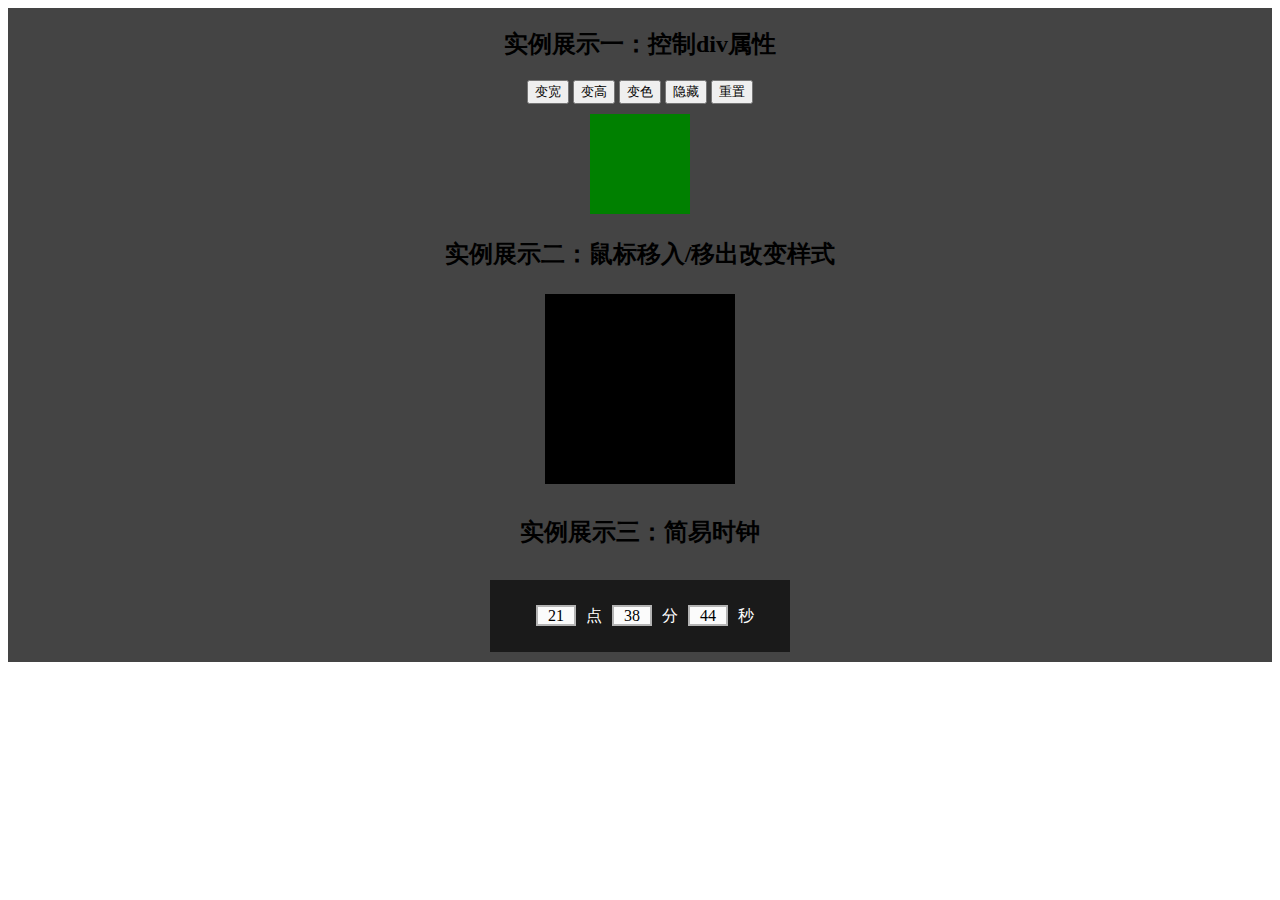
<file: sample.html>
<!doctype html>
<html>
<head>
    <meta charset="utf-8">
    <title>实例展示</title>
    <link rel="stylesheet" href="css/sample-main.css">
</head>
<body>
	<sample id="sp">
        <h2 id="juzhong">实例展示一：控制div属性</h1>
            <div id="outer">
               <input type="button" value="变宽" />
               <input type="button" value="变高" />
               <input type="button" value="变色" />
               <input type="button" value="隐藏" />
               <input type="button" value="重置" />
               <div id="div1"></div>
            </div>
        <h3 id="juzhong">实例展示二：鼠标移入/移出改变样式</h2>
               <div id="div2">鼠标移入改变样式，鼠标移出恢复。</div>
        <h4 id="juzhong">实例展示三：简易时钟</h3>
               <div id="clock">
                    <span class="kuang"></span>点<span class="kuang"></span>分<span class="kuang"></span>秒
               </div>
        <script>
            var changeStyle = function (elem, attr, value)
            {
                elem.style[attr] = value
            };
            window.onload = function ()
            {
                //实例一
                var oBtn1 = document.getElementsByTagName("input");
                var oDiv1 = document.getElementById("div1");
                var oAtt1 = ["width","height","background","display","display"];
                var oVal1 = ["200px","200px","red","none","block"];

                for (var i = 0; i < oBtn1.length; i++)
                {
                    oBtn1[i].index = i;
                    oBtn1[i].onclick = function ()
                    {
                        this.index == oBtn1.length - 1 && (oDiv1.style.cssText = "");
                        changeStyle(oDiv1, oAtt1[this.index], oVal1[this.index])
                    }   
                }
                //实例二
                var oDiv2 = document.getElementById("div2");
                oDiv2.onmouseover = function ()
                {
                    oDiv2.className = "hover"
                };
                oDiv2.onmouseout = function ()
                {
                    oDiv2.className = "" 
                }
                //实例三
                var oClock = document.getElementById("clock");  
                var aSpan = oClock.getElementsByTagName("span");
                    
                setInterval(getTimes, 1000);
                getTimes();
                function getTimes ()
                {
                    var oDate3 = new Date();
                    var aDate3 = [oDate3.getHours(), oDate3.getMinutes(), oDate3.getSeconds()];
                    for (var i in aDate3) aSpan[i].innerHTML = format(aDate3[i])
                }
                function format(a)
                {
                    return a.toString().replace(/^(\d)$/, "0$1")    
                }
            };
        </script>
  </sample>	
</body>
</html>
</file>
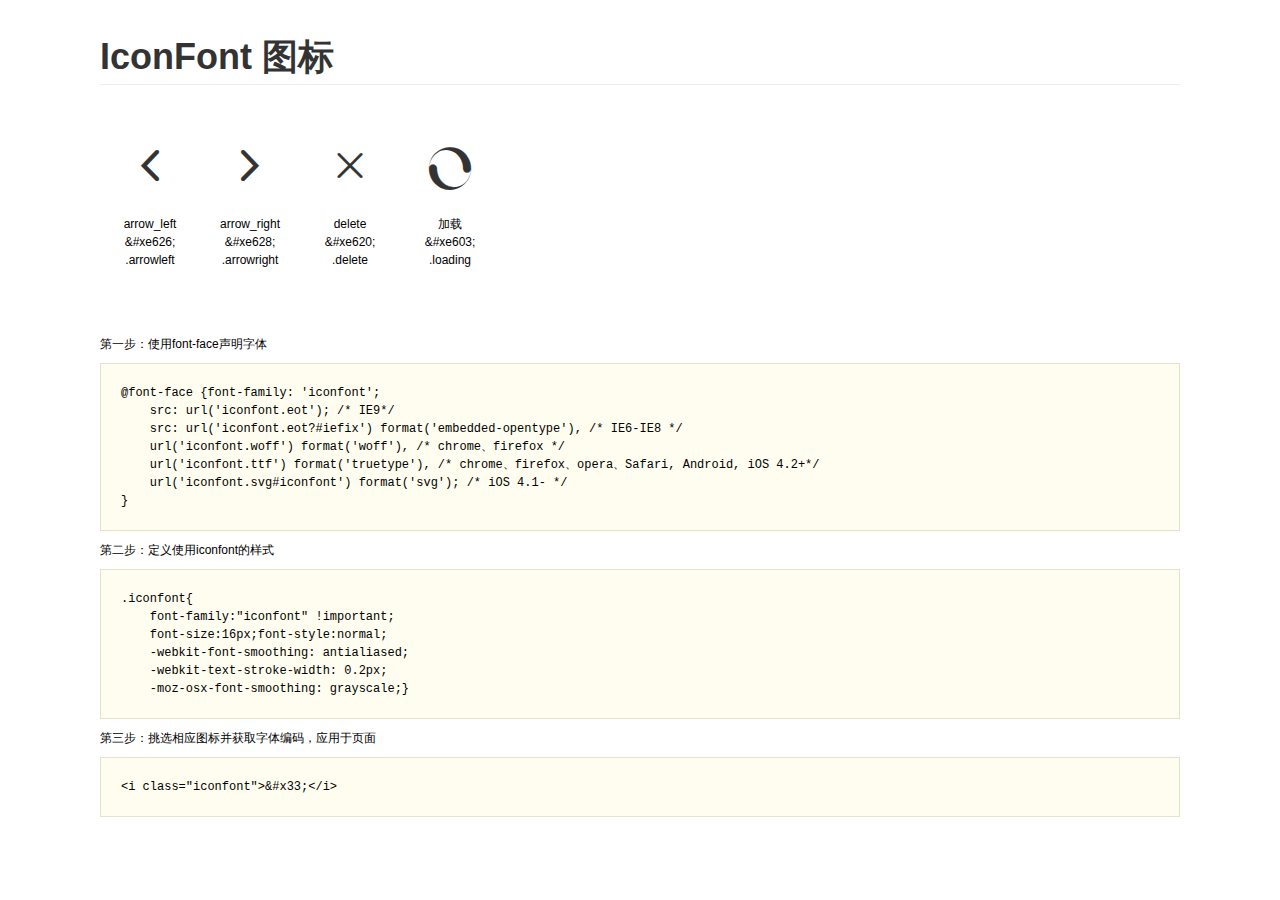
<file: img/icon/demo.html>
<!DOCTYPE html>
<html>
<head>
    <meta charset="utf-8"/>
    <title>IconFont</title>
    <link rel="stylesheet" href="demo.css">
    <link rel="stylesheet" href="iconfont.css">
</head>
<body>
    <div class="main">
        <h1>IconFont 图标</h1>
        <ul class="icon_lists clear">
            
                <li>
                <i class="icon iconfont">&#xe626;</i>
                    <div class="name">arrow_left</div>
                    <div class="code">&amp;#xe626;</div>
                    <div class="fontclass">.arrowleft</div>
                </li>
            
                <li>
                <i class="icon iconfont">&#xe628;</i>
                    <div class="name">arrow_right</div>
                    <div class="code">&amp;#xe628;</div>
                    <div class="fontclass">.arrowright</div>
                </li>
            
                <li>
                <i class="icon iconfont">&#xe620;</i>
                    <div class="name">delete</div>
                    <div class="code">&amp;#xe620;</div>
                    <div class="fontclass">.delete</div>
                </li>
            
                <li>
                <i class="icon iconfont">&#xe603;</i>
                    <div class="name">加载</div>
                    <div class="code">&amp;#xe603;</div>
                    <div class="fontclass">.loading</div>
                </li>
            
        </ul>


        <div class="helps">
            第一步：使用font-face声明字体
            <pre>
@font-face {font-family: 'iconfont';
    src: url('iconfont.eot'); /* IE9*/
    src: url('iconfont.eot?#iefix') format('embedded-opentype'), /* IE6-IE8 */
    url('iconfont.woff') format('woff'), /* chrome、firefox */
    url('iconfont.ttf') format('truetype'), /* chrome、firefox、opera、Safari, Android, iOS 4.2+*/
    url('iconfont.svg#iconfont') format('svg'); /* iOS 4.1- */
}
</pre>
第二步：定义使用iconfont的样式
            <pre>
.iconfont{
    font-family:"iconfont" !important;
    font-size:16px;font-style:normal;
    -webkit-font-smoothing: antialiased;
    -webkit-text-stroke-width: 0.2px;
    -moz-osx-font-smoothing: grayscale;}
</pre>
第三步：挑选相应图标并获取字体编码，应用于页面
<pre>
&lt;i class="iconfont"&gt;&amp;#x33;&lt;/i&gt;
</pre>
        </div>

    </div>
</body>
</html>
</file>
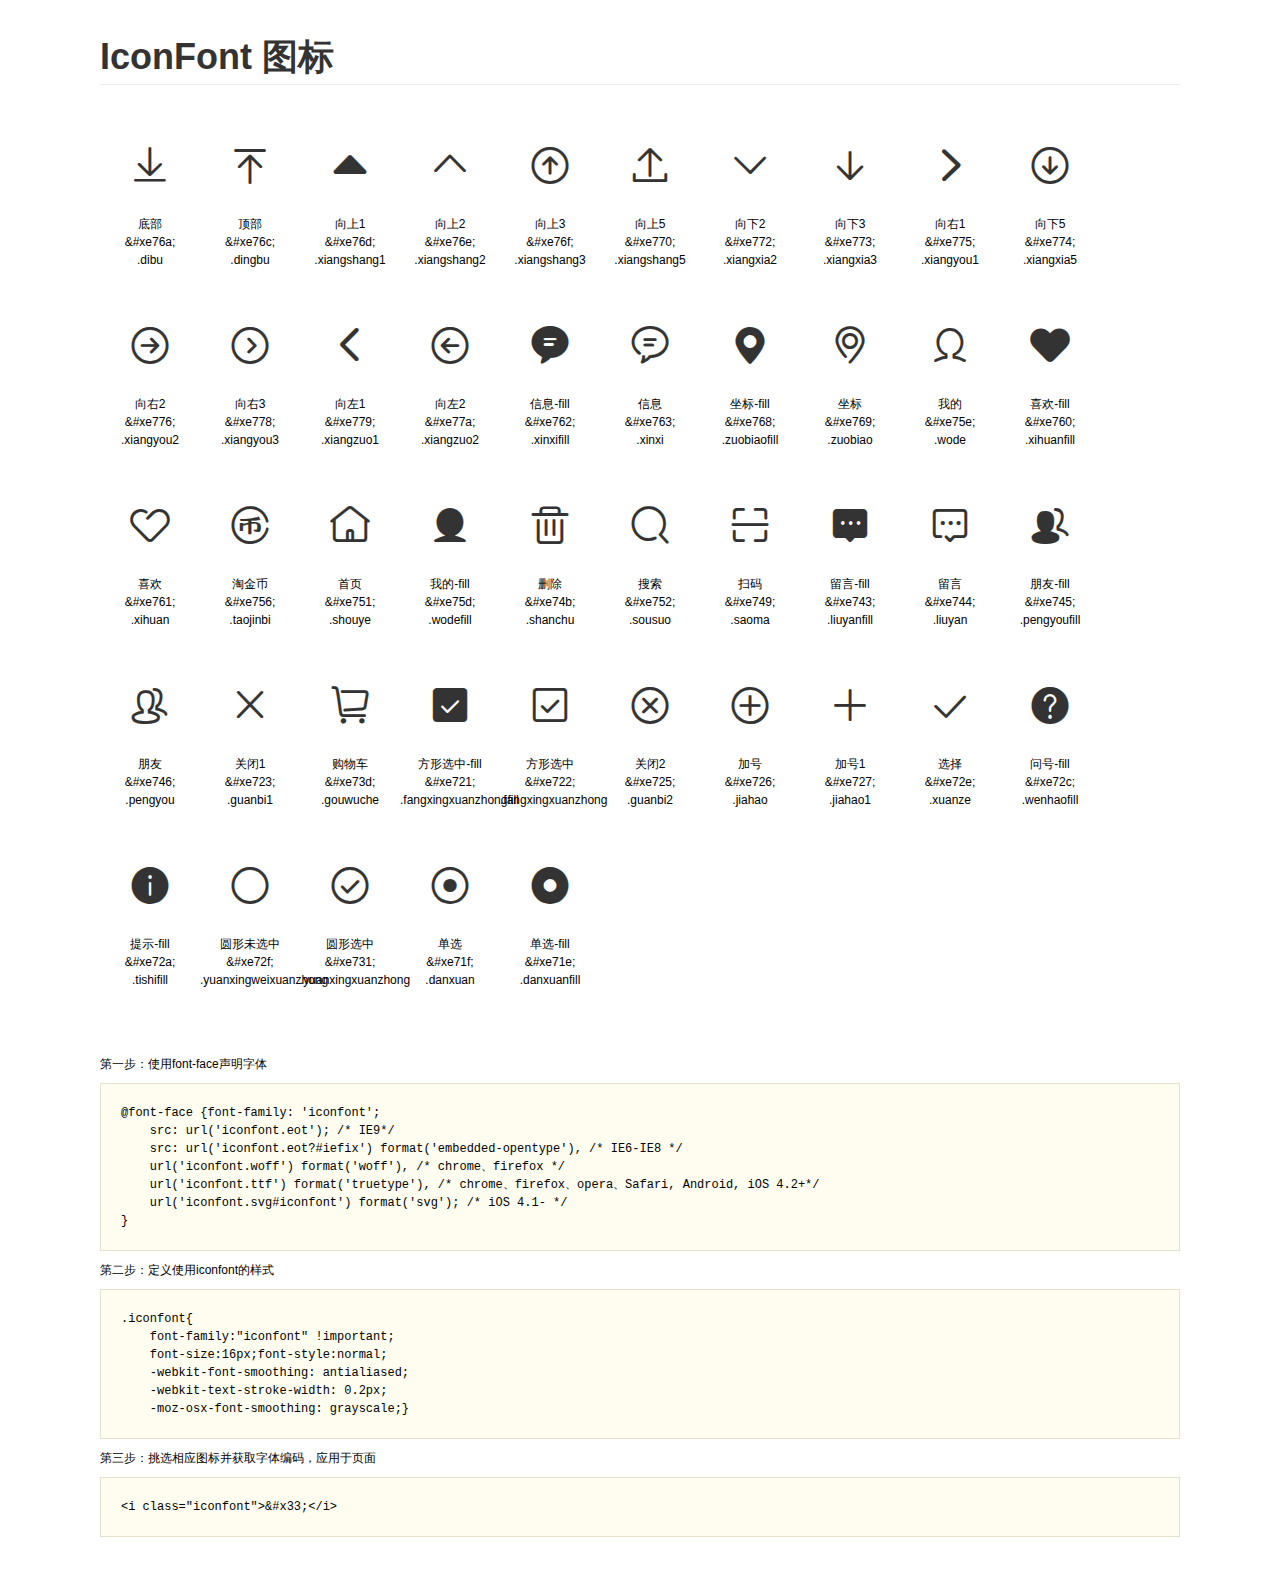
<file: img/iconfont/demo.html>
<!DOCTYPE html>
<html>
<head>
    <meta charset="utf-8"/>
    <title>IconFont</title>
    <link rel="stylesheet" href="demo.css">
    <link rel="stylesheet" href="iconfont.css">
</head>
<body>
    <div class="main">
        <h1>IconFont 图标</h1>
        <ul class="icon_lists clear">
            
                <li>
                <i class="icon iconfont">&#xe76a;</i>
                    <div class="name">底部</div>
                    <div class="code">&amp;#xe76a;</div>
                    <div class="fontclass">.dibu</div>
                </li>
            
                <li>
                <i class="icon iconfont">&#xe76c;</i>
                    <div class="name">顶部</div>
                    <div class="code">&amp;#xe76c;</div>
                    <div class="fontclass">.dingbu</div>
                </li>
            
                <li>
                <i class="icon iconfont">&#xe76d;</i>
                    <div class="name">向上1</div>
                    <div class="code">&amp;#xe76d;</div>
                    <div class="fontclass">.xiangshang1</div>
                </li>
            
                <li>
                <i class="icon iconfont">&#xe76e;</i>
                    <div class="name">向上2</div>
                    <div class="code">&amp;#xe76e;</div>
                    <div class="fontclass">.xiangshang2</div>
                </li>
            
                <li>
                <i class="icon iconfont">&#xe76f;</i>
                    <div class="name">向上3</div>
                    <div class="code">&amp;#xe76f;</div>
                    <div class="fontclass">.xiangshang3</div>
                </li>
            
                <li>
                <i class="icon iconfont">&#xe770;</i>
                    <div class="name">向上5</div>
                    <div class="code">&amp;#xe770;</div>
                    <div class="fontclass">.xiangshang5</div>
                </li>
            
                <li>
                <i class="icon iconfont">&#xe772;</i>
                    <div class="name">向下2</div>
                    <div class="code">&amp;#xe772;</div>
                    <div class="fontclass">.xiangxia2</div>
                </li>
            
                <li>
                <i class="icon iconfont">&#xe773;</i>
                    <div class="name">向下3</div>
                    <div class="code">&amp;#xe773;</div>
                    <div class="fontclass">.xiangxia3</div>
                </li>
            
                <li>
                <i class="icon iconfont">&#xe775;</i>
                    <div class="name">向右1</div>
                    <div class="code">&amp;#xe775;</div>
                    <div class="fontclass">.xiangyou1</div>
                </li>
            
                <li>
                <i class="icon iconfont">&#xe774;</i>
                    <div class="name">向下5</div>
                    <div class="code">&amp;#xe774;</div>
                    <div class="fontclass">.xiangxia5</div>
                </li>
            
                <li>
                <i class="icon iconfont">&#xe776;</i>
                    <div class="name">向右2</div>
                    <div class="code">&amp;#xe776;</div>
                    <div class="fontclass">.xiangyou2</div>
                </li>
            
                <li>
                <i class="icon iconfont">&#xe778;</i>
                    <div class="name">向右3</div>
                    <div class="code">&amp;#xe778;</div>
                    <div class="fontclass">.xiangyou3</div>
                </li>
            
                <li>
                <i class="icon iconfont">&#xe779;</i>
                    <div class="name">向左1</div>
                    <div class="code">&amp;#xe779;</div>
                    <div class="fontclass">.xiangzuo1</div>
                </li>
            
                <li>
                <i class="icon iconfont">&#xe77a;</i>
                    <div class="name">向左2</div>
                    <div class="code">&amp;#xe77a;</div>
                    <div class="fontclass">.xiangzuo2</div>
                </li>
            
                <li>
                <i class="icon iconfont">&#xe762;</i>
                    <div class="name">信息-fill</div>
                    <div class="code">&amp;#xe762;</div>
                    <div class="fontclass">.xinxifill</div>
                </li>
            
                <li>
                <i class="icon iconfont">&#xe763;</i>
                    <div class="name">信息</div>
                    <div class="code">&amp;#xe763;</div>
                    <div class="fontclass">.xinxi</div>
                </li>
            
                <li>
                <i class="icon iconfont">&#xe768;</i>
                    <div class="name">坐标-fill</div>
                    <div class="code">&amp;#xe768;</div>
                    <div class="fontclass">.zuobiaofill</div>
                </li>
            
                <li>
                <i class="icon iconfont">&#xe769;</i>
                    <div class="name">坐标</div>
                    <div class="code">&amp;#xe769;</div>
                    <div class="fontclass">.zuobiao</div>
                </li>
            
                <li>
                <i class="icon iconfont">&#xe75e;</i>
                    <div class="name">我的</div>
                    <div class="code">&amp;#xe75e;</div>
                    <div class="fontclass">.wode</div>
                </li>
            
                <li>
                <i class="icon iconfont">&#xe760;</i>
                    <div class="name">喜欢-fill</div>
                    <div class="code">&amp;#xe760;</div>
                    <div class="fontclass">.xihuanfill</div>
                </li>
            
                <li>
                <i class="icon iconfont">&#xe761;</i>
                    <div class="name">喜欢</div>
                    <div class="code">&amp;#xe761;</div>
                    <div class="fontclass">.xihuan</div>
                </li>
            
                <li>
                <i class="icon iconfont">&#xe756;</i>
                    <div class="name">淘金币</div>
                    <div class="code">&amp;#xe756;</div>
                    <div class="fontclass">.taojinbi</div>
                </li>
            
                <li>
                <i class="icon iconfont">&#xe751;</i>
                    <div class="name">首页</div>
                    <div class="code">&amp;#xe751;</div>
                    <div class="fontclass">.shouye</div>
                </li>
            
                <li>
                <i class="icon iconfont">&#xe75d;</i>
                    <div class="name">我的-fill</div>
                    <div class="code">&amp;#xe75d;</div>
                    <div class="fontclass">.wodefill</div>
                </li>
            
                <li>
                <i class="icon iconfont">&#xe74b;</i>
                    <div class="name">删除</div>
                    <div class="code">&amp;#xe74b;</div>
                    <div class="fontclass">.shanchu</div>
                </li>
            
                <li>
                <i class="icon iconfont">&#xe752;</i>
                    <div class="name">搜索</div>
                    <div class="code">&amp;#xe752;</div>
                    <div class="fontclass">.sousuo</div>
                </li>
            
                <li>
                <i class="icon iconfont">&#xe749;</i>
                    <div class="name">扫码</div>
                    <div class="code">&amp;#xe749;</div>
                    <div class="fontclass">.saoma</div>
                </li>
            
                <li>
                <i class="icon iconfont">&#xe743;</i>
                    <div class="name">留言-fill</div>
                    <div class="code">&amp;#xe743;</div>
                    <div class="fontclass">.liuyanfill</div>
                </li>
            
                <li>
                <i class="icon iconfont">&#xe744;</i>
                    <div class="name">留言</div>
                    <div class="code">&amp;#xe744;</div>
                    <div class="fontclass">.liuyan</div>
                </li>
            
                <li>
                <i class="icon iconfont">&#xe745;</i>
                    <div class="name">朋友-fill</div>
                    <div class="code">&amp;#xe745;</div>
                    <div class="fontclass">.pengyoufill</div>
                </li>
            
                <li>
                <i class="icon iconfont">&#xe746;</i>
                    <div class="name">朋友</div>
                    <div class="code">&amp;#xe746;</div>
                    <div class="fontclass">.pengyou</div>
                </li>
            
                <li>
                <i class="icon iconfont">&#xe723;</i>
                    <div class="name">关闭1</div>
                    <div class="code">&amp;#xe723;</div>
                    <div class="fontclass">.guanbi1</div>
                </li>
            
                <li>
                <i class="icon iconfont">&#xe73d;</i>
                    <div class="name">购物车</div>
                    <div class="code">&amp;#xe73d;</div>
                    <div class="fontclass">.gouwuche</div>
                </li>
            
                <li>
                <i class="icon iconfont">&#xe721;</i>
                    <div class="name">方形选中-fill</div>
                    <div class="code">&amp;#xe721;</div>
                    <div class="fontclass">.fangxingxuanzhongfill</div>
                </li>
            
                <li>
                <i class="icon iconfont">&#xe722;</i>
                    <div class="name">方形选中</div>
                    <div class="code">&amp;#xe722;</div>
                    <div class="fontclass">.fangxingxuanzhong</div>
                </li>
            
                <li>
                <i class="icon iconfont">&#xe725;</i>
                    <div class="name">关闭2</div>
                    <div class="code">&amp;#xe725;</div>
                    <div class="fontclass">.guanbi2</div>
                </li>
            
                <li>
                <i class="icon iconfont">&#xe726;</i>
                    <div class="name">加号</div>
                    <div class="code">&amp;#xe726;</div>
                    <div class="fontclass">.jiahao</div>
                </li>
            
                <li>
                <i class="icon iconfont">&#xe727;</i>
                    <div class="name">加号1</div>
                    <div class="code">&amp;#xe727;</div>
                    <div class="fontclass">.jiahao1</div>
                </li>
            
                <li>
                <i class="icon iconfont">&#xe72e;</i>
                    <div class="name">选择</div>
                    <div class="code">&amp;#xe72e;</div>
                    <div class="fontclass">.xuanze</div>
                </li>
            
                <li>
                <i class="icon iconfont">&#xe72c;</i>
                    <div class="name">问号-fill</div>
                    <div class="code">&amp;#xe72c;</div>
                    <div class="fontclass">.wenhaofill</div>
                </li>
            
                <li>
                <i class="icon iconfont">&#xe72a;</i>
                    <div class="name">提示-fill</div>
                    <div class="code">&amp;#xe72a;</div>
                    <div class="fontclass">.tishifill</div>
                </li>
            
                <li>
                <i class="icon iconfont">&#xe72f;</i>
                    <div class="name">圆形未选中</div>
                    <div class="code">&amp;#xe72f;</div>
                    <div class="fontclass">.yuanxingweixuanzhong</div>
                </li>
            
                <li>
                <i class="icon iconfont">&#xe731;</i>
                    <div class="name">圆形选中</div>
                    <div class="code">&amp;#xe731;</div>
                    <div class="fontclass">.yuanxingxuanzhong</div>
                </li>
            
                <li>
                <i class="icon iconfont">&#xe71f;</i>
                    <div class="name">单选</div>
                    <div class="code">&amp;#xe71f;</div>
                    <div class="fontclass">.danxuan</div>
                </li>
            
                <li>
                <i class="icon iconfont">&#xe71e;</i>
                    <div class="name">单选-fill</div>
                    <div class="code">&amp;#xe71e;</div>
                    <div class="fontclass">.danxuanfill</div>
                </li>
            
        </ul>


        <div class="helps">
            第一步：使用font-face声明字体
            <pre>
@font-face {font-family: 'iconfont';
    src: url('iconfont.eot'); /* IE9*/
    src: url('iconfont.eot?#iefix') format('embedded-opentype'), /* IE6-IE8 */
    url('iconfont.woff') format('woff'), /* chrome、firefox */
    url('iconfont.ttf') format('truetype'), /* chrome、firefox、opera、Safari, Android, iOS 4.2+*/
    url('iconfont.svg#iconfont') format('svg'); /* iOS 4.1- */
}
</pre>
第二步：定义使用iconfont的样式
            <pre>
.iconfont{
    font-family:"iconfont" !important;
    font-size:16px;font-style:normal;
    -webkit-font-smoothing: antialiased;
    -webkit-text-stroke-width: 0.2px;
    -moz-osx-font-smoothing: grayscale;}
</pre>
第三步：挑选相应图标并获取字体编码，应用于页面
<pre>
&lt;i class="iconfont"&gt;&amp;#x33;&lt;/i&gt;
</pre>
        </div>

    </div>
</body>
</html>
</file>
<file: css/sample-main.css>
@charset "utf-8";
#sp{
    background-color:#444;
    height: auto;
    width: 100%;
    float: left;

}
#outer{
    margin: 0 auto 10px auto;
    width: 1000px;
    text-align:center;
}
#div1{
    width: 100px;
    height: 100px;
    background-color: green;
    margin: 10px auto;
}
#juzhong{
    font-size: 24px;
    text-align: center;
}
#div2{
    width:150px;
    height:150px;
    margin:10px auto;
    padding:10px;
    background:black;
    border:10px solid #000;
    cursor:crosshair;
}
#div2.hover{
    color:red;
    background:#f0f0f0;
    border:10px solid red;
}
#clock{
    width:300px;
    text-align:center;
    background:#1a1a1a;
    margin:10px auto;
    padding:20px 0;
    color:#fff;
    font:16px/1.5 white;
}
.kuang{
    color:#000;
    width:50px;
    line-height:2;
    background:#fbfbfb;
    border:2px solid #b4b4b4;
    margin:0 10px;
    padding:0 10px;
}
</file>
<file: img/icon/iconfont.css>
@font-face {font-family: "iconfont";
  src: url('iconfont.eot?t=1459519644'); /* IE9*/
  src: url('iconfont.eot?t=1459519644#iefix') format('embedded-opentype'), /* IE6-IE8 */
  url('iconfont.woff?t=1459519644') format('woff'), /* chrome, firefox */
  url('iconfont.ttf?t=1459519644') format('truetype'), /* chrome, firefox, opera, Safari, Android, iOS 4.2+*/
  url('iconfont.svg?t=1459519644#iconfont') format('svg'); /* iOS 4.1- */
}

.iconfont {
  font-family:"iconfont" !important;
  font-size:16px;
  font-style:normal;
  -webkit-font-smoothing: antialiased;
  -webkit-text-stroke-width: 0.2px;
  -moz-osx-font-smoothing: grayscale;
}
.icon-arrowleft:before { content: "\e626"; }
.icon-arrowright:before { content: "\e628"; }
.icon-delete:before { content: "\e620"; }
.icon-loading:before { content: "\e603"; }
</file>
<file: img/iconfont/iconfont.css>
@font-face {font-family: "iconfont";
  src: url('iconfont.eot?t=1459671260'); /* IE9*/
  src: url('iconfont.eot?t=1459671260#iefix') format('embedded-opentype'), /* IE6-IE8 */
  url('iconfont.woff?t=1459671260') format('woff'), /* chrome, firefox */
  url('iconfont.ttf?t=1459671260') format('truetype'), /* chrome, firefox, opera, Safari, Android, iOS 4.2+*/
  url('iconfont.svg?t=1459671260#iconfont') format('svg'); /* iOS 4.1- */
}

.iconfont {
  font-family:"iconfont" !important;
  font-size:16px;
  font-style:normal;
  -webkit-font-smoothing: antialiased;
  -webkit-text-stroke-width: 0.2px;
  -moz-osx-font-smoothing: grayscale;
}
.icon-dibu:before { content: "\e76a"; }
.icon-dingbu:before { content: "\e76c"; }
.icon-xiangshang1:before { content: "\e76d"; }
.icon-xiangshang2:before { content: "\e76e"; }
.icon-xiangshang3:before { content: "\e76f"; }
.icon-xiangshang5:before { content: "\e770"; }
.icon-xiangxia2:before { content: "\e772"; }
.icon-xiangxia3:before { content: "\e773"; }
.icon-xiangyou1:before { content: "\e775"; }
.icon-xiangxia5:before { content: "\e774"; }
.icon-xiangyou2:before { content: "\e776"; }
.icon-xiangyou3:before { content: "\e778"; }
.icon-xiangzuo1:before { content: "\e779"; }
.icon-xiangzuo2:before { content: "\e77a"; }
.icon-xinxifill:before { content: "\e762"; }
.icon-xinxi:before { content: "\e763"; }
.icon-zuobiaofill:before { content: "\e768"; }
.icon-zuobiao:before { content: "\e769"; }
.icon-wode:before { content: "\e75e"; }
.icon-xihuanfill:before { content: "\e760"; }
.icon-xihuan:before { content: "\e761"; }
.icon-taojinbi:before { content: "\e756"; }
.icon-shouye:before { content: "\e751"; }
.icon-wodefill:before { content: "\e75d"; }
.icon-shanchu:before { content: "\e74b"; }
.icon-sousuo:before { content: "\e752"; }
.icon-saoma:before { content: "\e749"; }
.icon-liuyanfill:before { content: "\e743"; }
.icon-liuyan:before { content: "\e744"; }
.icon-pengyoufill:before { content: "\e745"; }
.icon-pengyou:before { content: "\e746"; }
.icon-guanbi1:before { content: "\e723"; }
.icon-gouwuche:before { content: "\e73d"; }
.icon-fangxingxuanzhongfill:before { content: "\e721"; }
.icon-fangxingxuanzhong:before { content: "\e722"; }
.icon-guanbi2:before { content: "\e725"; }
.icon-jiahao:before { content: "\e726"; }
.icon-jiahao1:before { content: "\e727"; }
.icon-xuanze:before { content: "\e72e"; }
.icon-wenhaofill:before { content: "\e72c"; }
.icon-tishifill:before { content: "\e72a"; }
.icon-yuanxingweixuanzhong:before { content: "\e72f"; }
.icon-yuanxingxuanzhong:before { content: "\e731"; }
.icon-danxuan:before { content: "\e71f"; }
.icon-danxuanfill:before { content: "\e71e"; }
</file>
<file: img/icon/demo.css>
*{margin: 0;padding: 0;list-style: none;}
/*
KISSY CSS Reset
理念：1. reset 的目的不是清除浏览器的默认样式，这仅是部分工作。清除和重置是紧密不可分的。
2. reset 的目的不是让默认样式在所有浏览器下一致，而是减少默认样式有可能带来的问题。
3. reset 期望提供一套普适通用的基础样式。但没有银弹，推荐根据具体需求，裁剪和修改后再使用。
特色：1. 适应中文；2. 基于最新主流浏览器。
维护：玉伯<lifesinger@gmail.com>, 正淳<ragecarrier@gmail.com>
 */

/** 清除内外边距 **/
body, h1, h2, h3, h4, h5, h6, hr, p, blockquote, /* structural elements 结构元素 */
dl, dt, dd, ul, ol, li, /* list elements 列表元素 */
pre, /* text formatting elements 文本格式元素 */
form, fieldset, legend, button, input, textarea, /* form elements 表单元素 */
th, td /* table elements 表格元素 */ {
  margin: 0;
  padding: 0;
}

/** 设置默认字体 **/
body,
button, input, select, textarea /* for ie */ {
  font: 12px/1.5 tahoma, arial, \5b8b\4f53, sans-serif;
}
h1, h2, h3, h4, h5, h6 { font-size: 100%; }
address, cite, dfn, em, var { font-style: normal; } /* 将斜体扶正 */
code, kbd, pre, samp { font-family: courier new, courier, monospace; } /* 统一等宽字体 */
small { font-size: 12px; } /* 小于 12px 的中文很难阅读，让 small 正常化 */

/** 重置列表元素 **/
ul, ol { list-style: none; }

/** 重置文本格式元素 **/
a { text-decoration: none; }
a:hover { text-decoration: underline; }


/** 重置表单元素 **/
legend { color: #000; } /* for ie6 */
fieldset, img { border: 0; } /* img 搭车：让链接里的 img 无边框 */
button, input, select, textarea { font-size: 100%; } /* 使得表单元素在 ie 下能继承字体大小 */
/* 注：optgroup 无法扶正 */

/** 重置表格元素 **/
table { border-collapse: collapse; border-spacing: 0; }

/* 清除浮动 */
.ks-clear:after, .clear:after {
  content: '\20';
  display: block;
  height: 0;
  clear: both;
}
.ks-clear, .clear {
  *zoom: 1;
}

.main {padding: 30px 100px;}
.main h1{font-size:36px; color:#333; text-align:left;margin-bottom:30px; border-bottom: 1px solid #eee;}

.helps{margin-top:40px;}
.helps pre{
  padding:20px;
  margin:10px 0;
  border:solid 1px #e7e1cd;
  background-color: #fffdef;
  overflow: auto;
}

.icon_lists li{
  float:left;
  width: 100px;
  height:180px;
  text-align: center;
}
.icon_lists .icon{
  font-size: 42px;
  line-height: 100px;
  margin: 10px 0;
  color:#333;
  -webkit-transition: font-size 0.25s ease-out 0s;
  -moz-transition: font-size 0.25s ease-out 0s;
  transition: font-size 0.25s ease-out 0s;

}
.icon_lists .icon:hover{
  font-size: 100px;
}
</file>
<file: img/iconfont/demo.css>
*{margin: 0;padding: 0;list-style: none;}
/*
KISSY CSS Reset
理念：1. reset 的目的不是清除浏览器的默认样式，这仅是部分工作。清除和重置是紧密不可分的。
2. reset 的目的不是让默认样式在所有浏览器下一致，而是减少默认样式有可能带来的问题。
3. reset 期望提供一套普适通用的基础样式。但没有银弹，推荐根据具体需求，裁剪和修改后再使用。
特色：1. 适应中文；2. 基于最新主流浏览器。
维护：玉伯<lifesinger@gmail.com>, 正淳<ragecarrier@gmail.com>
 */

/** 清除内外边距 **/
body, h1, h2, h3, h4, h5, h6, hr, p, blockquote, /* structural elements 结构元素 */
dl, dt, dd, ul, ol, li, /* list elements 列表元素 */
pre, /* text formatting elements 文本格式元素 */
form, fieldset, legend, button, input, textarea, /* form elements 表单元素 */
th, td /* table elements 表格元素 */ {
  margin: 0;
  padding: 0;
}

/** 设置默认字体 **/
body,
button, input, select, textarea /* for ie */ {
  font: 12px/1.5 tahoma, arial, \5b8b\4f53, sans-serif;
}
h1, h2, h3, h4, h5, h6 { font-size: 100%; }
address, cite, dfn, em, var { font-style: normal; } /* 将斜体扶正 */
code, kbd, pre, samp { font-family: courier new, courier, monospace; } /* 统一等宽字体 */
small { font-size: 12px; } /* 小于 12px 的中文很难阅读，让 small 正常化 */

/** 重置列表元素 **/
ul, ol { list-style: none; }

/** 重置文本格式元素 **/
a { text-decoration: none; }
a:hover { text-decoration: underline; }


/** 重置表单元素 **/
legend { color: #000; } /* for ie6 */
fieldset, img { border: 0; } /* img 搭车：让链接里的 img 无边框 */
button, input, select, textarea { font-size: 100%; } /* 使得表单元素在 ie 下能继承字体大小 */
/* 注：optgroup 无法扶正 */

/** 重置表格元素 **/
table { border-collapse: collapse; border-spacing: 0; }

/* 清除浮动 */
.ks-clear:after, .clear:after {
  content: '\20';
  display: block;
  height: 0;
  clear: both;
}
.ks-clear, .clear {
  *zoom: 1;
}

.main {padding: 30px 100px;}
.main h1{font-size:36px; color:#333; text-align:left;margin-bottom:30px; border-bottom: 1px solid #eee;}

.helps{margin-top:40px;}
.helps pre{
  padding:20px;
  margin:10px 0;
  border:solid 1px #e7e1cd;
  background-color: #fffdef;
  overflow: auto;
}

.icon_lists li{
  float:left;
  width: 100px;
  height:180px;
  text-align: center;
}
.icon_lists .icon{
  font-size: 42px;
  line-height: 100px;
  margin: 10px 0;
  color:#333;
  -webkit-transition: font-size 0.25s ease-out 0s;
  -moz-transition: font-size 0.25s ease-out 0s;
  transition: font-size 0.25s ease-out 0s;

}
.icon_lists .icon:hover{
  font-size: 100px;
}
</file>
